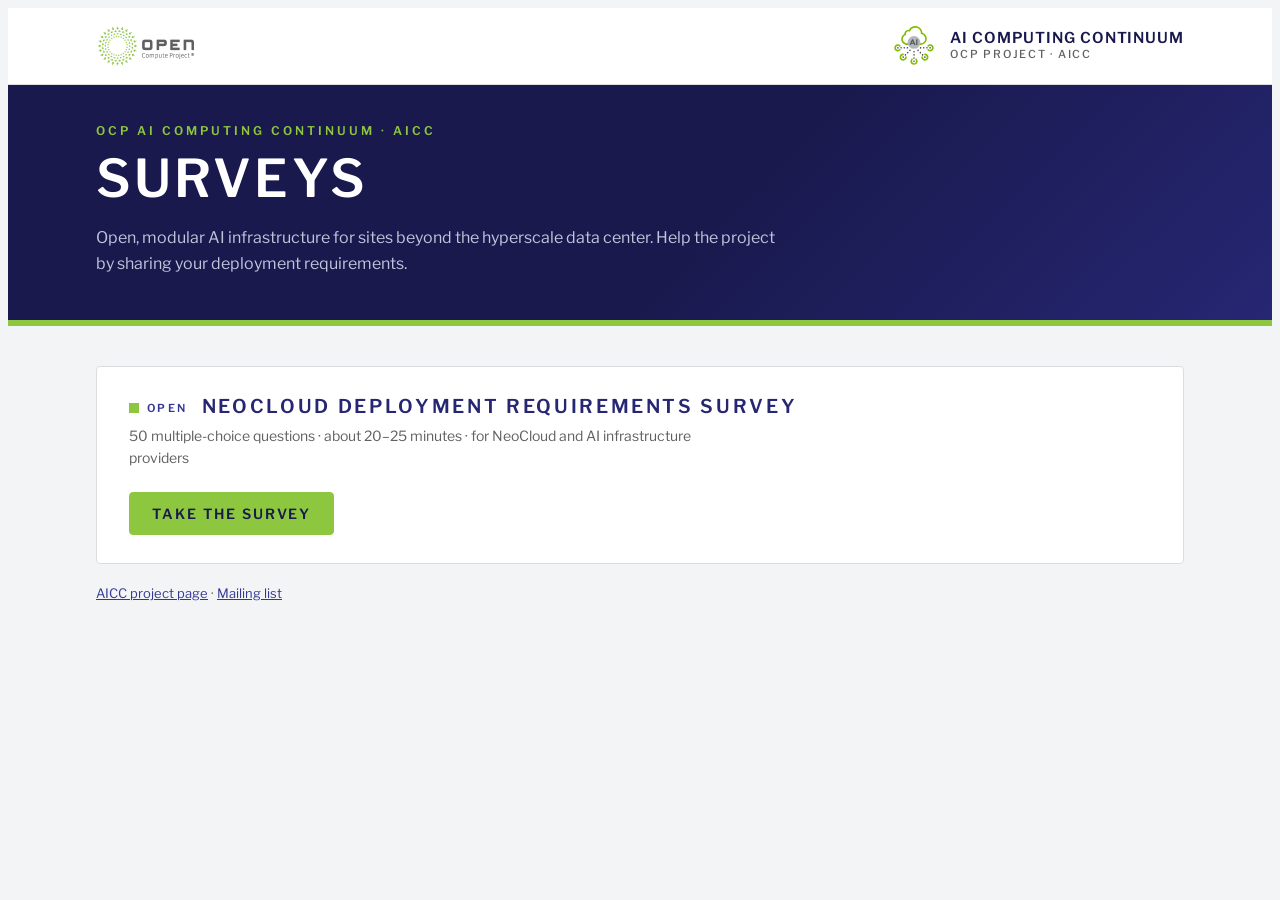
<file: index.html>
<!doctype html>
<html lang="en">
<head>
<meta charset="utf-8">
<meta name="viewport" content="width=device-width,initial-scale=1,viewport-fit=cover">
<title>OCP AI Computing Continuum · Surveys</title>
<link rel="icon" href="assets/aicc-icon.svg" type="image/svg+xml">
<link rel="stylesheet" href="https://fonts.googleapis.com/css2?family=Libre+Franklin:wght@400;500;600&display=swap">
<link rel="stylesheet" href="assets/form.css?v=202611180930">
</head>
<body>
<div class="logobar"><div class="wrap">
  <a class="logo" href="https://www.opencompute.org"><img src="assets/ocp-logo.png" alt="Open Compute Project" width="100" height="40"></a>
  <a class="projmark" href="https://www.opencompute.org/projects/aicc/"><img src="assets/aicc-icon.svg" alt="" width="52" height="52"><span><b>AI Computing Continuum</b><small>OCP Project · AICC</small></span></a>
</div></div>
<header class="band"><div class="wrap">
  <div class="eyebrow">OCP AI Computing Continuum · AICC</div>
  <h1>Surveys</h1>
  <p class="lede">Open, modular AI infrastructure for sites beyond the hyperscale data center. Help the project by sharing your deployment requirements.</p>
</div></header>
<main class="wrap" style="padding-block:40px 80px">
  <!-- data-closes = the survey's deadline in UTC (same as its config.js); leave empty while it has none -->
  <section class="step" data-closes="">
    <div class="stephead"><span class="stepno">OPEN</span><h2>NeoCloud Deployment Requirements Survey</h2></div>
    <p class="stepnote">50 multiple-choice questions · about 20–25 minutes · for NeoCloud and AI infrastructure providers<span class="when"></span></p>
    <a class="btn" href="forms/neocloud-requirements/" style="display:inline-block;text-decoration:none">Take the survey</a>
  </section>
  <p class="hint"><a href="https://www.opencompute.org/projects/aicc/" style="color:var(--accent)">AICC project page</a> · <a href="https://ocp-all.groups.io/g/ocp-aicc" style="color:var(--accent)">Mailing list</a></p>
</main>
<script>
/* A survey switches from OPEN to CLOSED on its own once its deadline passes. */
document.querySelectorAll("[data-closes]").forEach(function (s) {
  if (!s.dataset.closes || new Date() <= new Date(s.dataset.closes)) return;
  s.querySelector(".stepno").textContent = "CLOSED";
  var b = s.querySelector(".btn"); b.textContent = "View the survey"; b.classList.add("ghost");
});
</script>
</body>
</html>
</file>
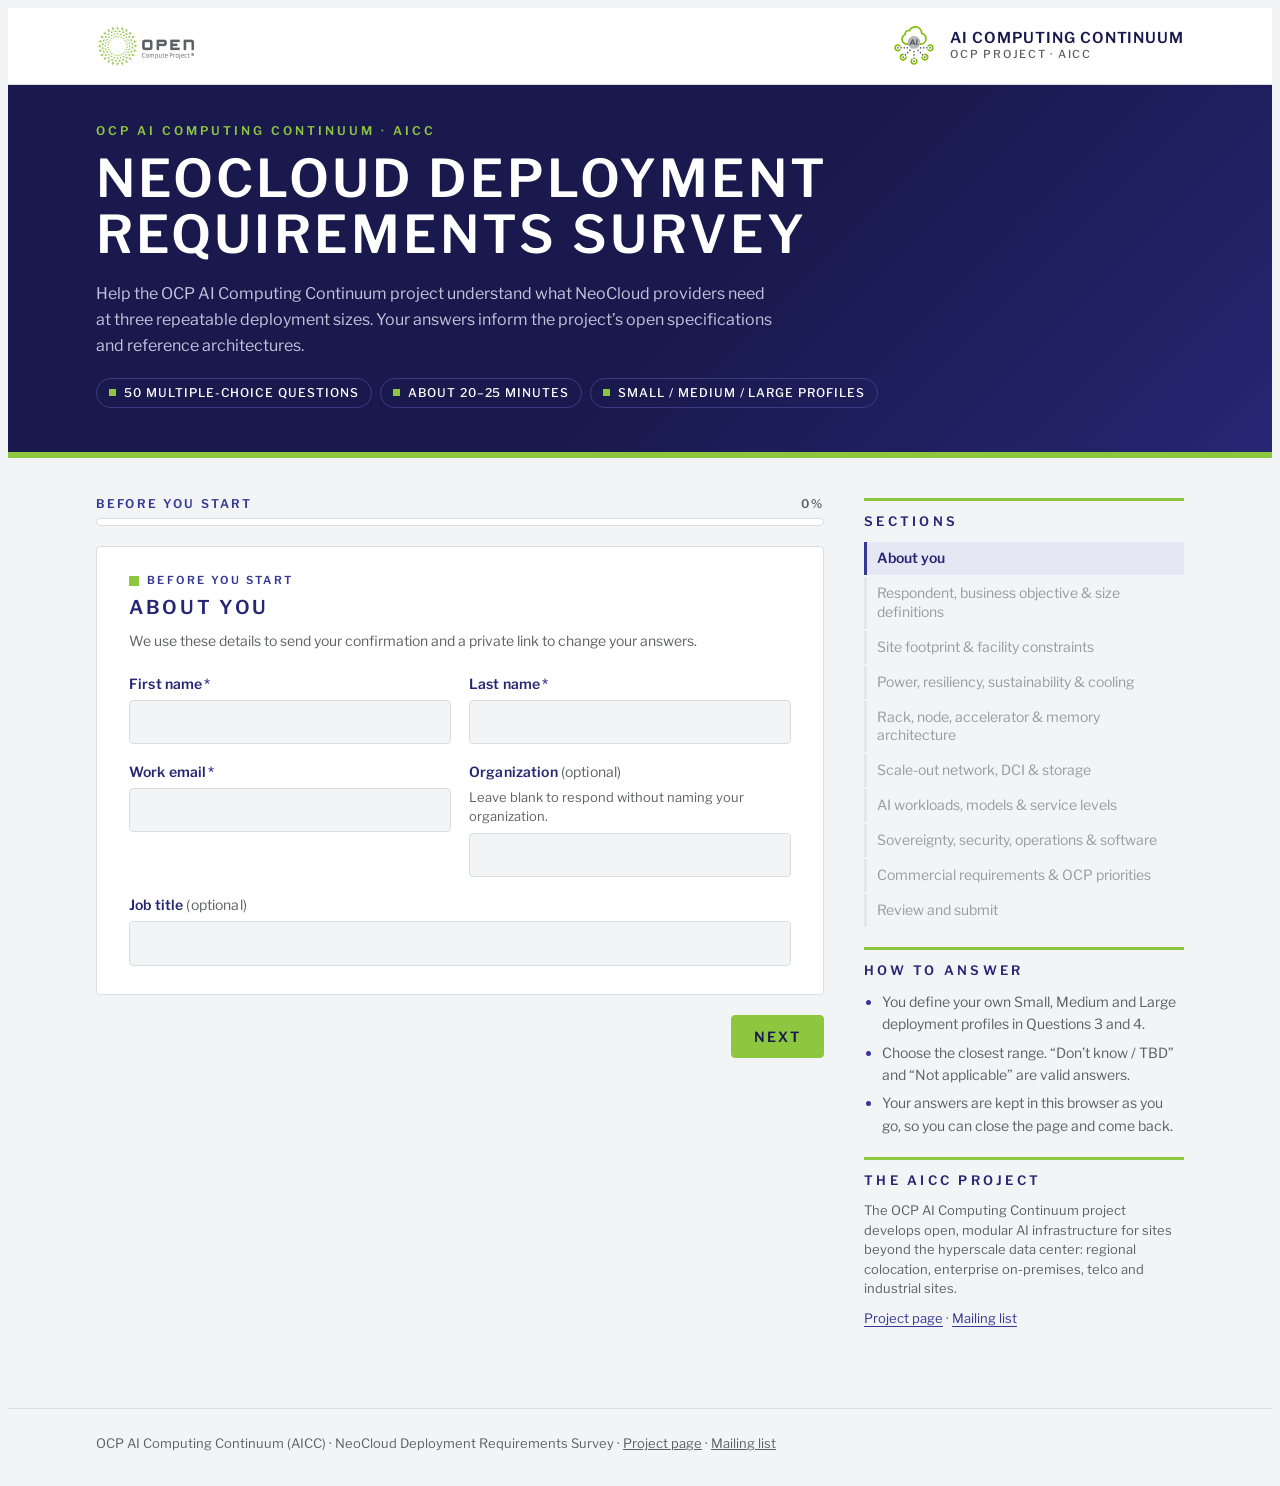
<file: forms/neocloud-requirements/index.html>
<!doctype html>
<html lang="en">
<head>
<meta charset="utf-8">
<meta name="viewport" content="width=device-width,initial-scale=1,viewport-fit=cover">
<title>NeoCloud Deployment Requirements Survey · OCP AI Computing Continuum</title>
<meta name="description" content="OCP AI Computing Continuum (AICC) survey of NeoCloud deployment requirements for Small, Medium and Large deployment profiles.">
<link rel="icon" href="../../assets/aicc-icon.svg" type="image/svg+xml">
<link rel="icon" href="../../assets/ocp-logo.png" type="image/png">
<link rel="preconnect" href="https://fonts.googleapis.com">
<link rel="preconnect" href="https://fonts.gstatic.com" crossorigin>
<link rel="stylesheet" href="https://fonts.googleapis.com/css2?family=Libre+Franklin:wght@400;500;600;700;800&family=Open+Sans:wght@400;600&display=swap">
<link rel="stylesheet" href="../../assets/form.css?v=202611180930">
</head>
<body>
<div class="logobar">
  <div class="wrap">
    <a href="https://www.opencompute.org" target="_blank" rel="noopener" class="logo"><img src="../../assets/ocp-logo.png" alt="Open Compute Project" width="100" height="40"></a>
    <a href="https://www.opencompute.org/projects/aicc/" target="_blank" rel="noopener" class="projmark" id="projLink">
      <img src="../../assets/aicc-icon.svg" alt="" width="52" height="52">
      <span><b>AI Computing Continuum</b><small>OCP Project · AICC</small></span>
    </a>
  </div>
</div>
<header class="band">
  <div class="wrap">
    <div class="eyebrow" id="eyebrow"></div>
    <h1 id="heading"></h1>
    <p class="lede" id="lede"></p>
    <ul class="facts" id="facts"></ul>
    <div class="deadline" id="deadline" hidden><b id="deadlineText"></b><span id="countdown"></span></div>
  </div>
</header>

<main class="wrap grid">
  <div id="col">
    <div class="preview editbar" id="editBar" role="status" hidden></div>
    <div class="preview editbar" id="draftBar" role="status" hidden>
      <span id="draftText"></span>
      <button type="button" class="linkbtn" id="draftClear">Start over</button>
    </div>
    <div class="preview" id="previewBar" hidden>
      <span>Preview mode: answers from this page are not sent anywhere.</span>
      <button type="button" class="linkbtn" id="sampleBtn">Fill with sample answers</button>
    </div>

    <div class="progress" id="progress" aria-live="polite">
      <div class="progress-top"><span id="progressLabel"></span><span id="progressPct"></span></div>
      <div class="bar" role="progressbar" aria-label="Survey progress" aria-valuemin="0" aria-valuemax="100" id="progressBar"><i id="progressFill"></i></div>
    </div>

    <form id="form" novalidate>
      <input class="hp" type="text" id="website" name="website" tabindex="-1" autocomplete="off" aria-hidden="true">
      <div id="pages"></div>
      <div class="actions pager">
        <button type="button" class="btn ghost" id="backBtn">Back</button>
        <button type="submit" class="btn" id="nextBtn">Next</button>
        <span class="formerr" id="formErr" role="alert"></span>
      </div>
    </form>

    <section class="step review" id="review" hidden>
      <div class="stephead"><span class="stepno">REVIEW</span><h2 tabindex="-1" id="reviewHead">Check your answers</h2></div>
      <p class="stepnote">Open a section to check it, or use <strong>Change</strong> to go back to it. Your answers are not sent until you select <strong>Submit my answers</strong>.</p>
      <div id="reviewList"></div>
      <div class="consent">
        <div class="check" id="consentRow" style="border:0;padding:0">
          <input type="checkbox" id="consent">
          <label for="consent" style="font-size:14px">I accept OCP’s <a href="#" id="privacyLink" target="_blank" rel="noopener">Privacy Policy</a> and consent to the transfer of my personal information to the United States, which may have less protection than my jurisdiction of residence.<span class="req" style="color:var(--accent)">*</span></label>
        </div>
      </div>
      <div class="actions" style="margin-top:24px">
        <button type="button" class="btn" id="confirmBtn">Submit my answers</button>
        <button type="button" class="btn ghost" id="editBtn">Back</button>
        <span class="formerr" id="sendErr" role="alert"></span>
      </div>
    </section>

    <section class="step" id="closedNote" hidden>
      <div class="stephead"><span class="stepno">CLOSED</span><h2>This survey has closed</h2></div>
      <p class="stepnote" id="closedText"></p>
      <a class="btn ghost" id="closedLink" href="https://www.opencompute.org/projects/aicc/" style="display:inline-block;text-decoration:none">About the AICC project</a>
    </section>

    <section class="step done" id="done" hidden>
      <div class="tick"><svg viewBox="0 0 24 24" aria-hidden="true"><path d="M5 12.5l4.5 4.5L19 7.5" fill="none" stroke="#19194D" stroke-width="2.6" stroke-linecap="round" stroke-linejoin="round"/></svg></div>
      <h2 style="font-size:28px" id="doneTitle" tabindex="-1">Thank you</h2>
      <p>Thanks, <span id="doneName"></span>. Your answers are saved. Your reference is <span class="ref" id="doneRef"></span>. <span id="doneLead">A confirmation with a private link to change your answers is on its way to</span> <strong id="doneEmail"></strong>.</p>
      <p class="demo-note" id="demoNote" hidden>Preview mode: nothing was sent. Once the page has a backend address, this step writes a row to the Survey Results Sheet.</p>
      <div class="actions"><a class="btn ghost" id="doneLink" href="https://www.opencompute.org/projects/aicc/" style="display:inline-block;text-decoration:none">About the AICC project</a></div>
    </section>
  </div>

  <aside class="rail">
    <div class="panel">
      <h3>Sections</h3>
      <ol class="toc" id="toc"></ol>
    </div>
    <div class="panel">
      <h3>How to answer</h3>
      <ul class="crit">
        <li>You define your own Small, Medium and Large deployment profiles in Questions 3 and 4.</li>
        <li>Choose the closest range. “Don’t know / TBD” and “Not applicable” are valid answers.</li>
        <li>Your answers are kept in this browser as you go, so you can close the page and come back.</li>
      </ul>
    </div>
    <div class="panel">
      <h3>The AICC project</h3>
      <p class="hint" style="margin:0 0 10px">The OCP AI Computing Continuum project develops open, modular AI infrastructure for sites beyond the hyperscale data center: regional colocation, enterprise on-premises, telco and industrial sites.</p>
      <p class="hint" style="margin:0"><a id="projPage" href="https://www.opencompute.org/projects/aicc/" target="_blank" rel="noopener">Project page</a> · <a id="listLink" href="https://ocp-all.groups.io/g/ocp-aicc" target="_blank" rel="noopener">Mailing list</a></p>
    </div>
  </aside>
</main>

<footer><div class="wrap" id="footer"></div></footer>
<script src="config.js?v=202611180930"></script>
<script src="survey.js?v=202611180930"></script>
<script src="../../assets/survey-engine.js?v=202611180930"></script>
</body>
</html>
</file>
<file: assets/form.css>
[hidden]{display:none!important}


/* Layout: deep-indigo summit band, form column + sticky rail; stacks on phones.
   Palette from OCP Brand Guidelines v3-1, p.24: primary green + gray + white, secondary indigo trio.
   Green is used for fills and marks (low contrast as text on white); indigo carries text accents. */
:root{
  --green:#8DC63F; --gray:#5F6062; --white:#FFFFFF;
  --indigo:#343895; --indigo-2:#262673; --indigo-3:#19194D;
  --paper:#F3F4F5; --surface:var(--white); --ink:#262673; --body:#4A4B4D; --muted:var(--gray); --line:#DADCDF;
  --accent:var(--indigo); --accent-soft:#E6E7F4; --accent-ink:var(--white);
  --mark:var(--green); --mark-ink:var(--indigo-3);
  --band:var(--indigo-3); --band-2:var(--indigo-2); --band-fg:var(--white); --band-muted:#C3C4DC; --band-line:#3A3C86;
  --ok:var(--green); --warn:#B98C2E; --err:#B42318;
  --f-display:"Franklin Gothic Medium","Franklin Gothic","ITC Franklin Gothic","Libre Franklin","Arial Narrow",Arial,sans-serif;
  --f-body:"Franklin Gothic Book","ITC Franklin Gothic","Libre Franklin","Open Sans",Arial,sans-serif;
  --f-mono:"Franklin Gothic Book","Libre Franklin","Open Sans",Arial,sans-serif;
  --r:4px;
}
@media (prefers-color-scheme:dark){:root:not([data-theme="light"]){
  --paper:#0F0F2E; --surface:#16163F; --ink:#FFFFFF; --body:#DADBE6; --muted:#A6A7BE; --line:#2C2D63;
  --accent:#9DA1EC; --accent-soft:#25275E; --accent-ink:#0F0F2E;
  --mark:var(--green); --mark-ink:var(--indigo-3);
  --band:#0A0A24; --band-2:var(--indigo-3); --band-fg:#FFFFFF; --band-muted:#A6A7BE; --band-line:#2C2D63;
  --warn:#F6B71C; --err:#F2847A; color-scheme:dark}}
:root[data-theme="dark"]{
  --paper:#0F0F2E; --surface:#16163F; --ink:#FFFFFF; --body:#DADBE6; --muted:#A6A7BE; --line:#2C2D63;
  --accent:#9DA1EC; --accent-soft:#25275E; --accent-ink:#0F0F2E;
  --mark:var(--green); --mark-ink:var(--indigo-3);
  --band:#0A0A24; --band-2:var(--indigo-3); --band-fg:#FFFFFF; --band-muted:#A6A7BE; --band-line:#2C2D63;
  --warn:#F6B71C; --err:#F2847A; color-scheme:dark}

*{box-sizing:border-box}
body{background:var(--paper);color:var(--body);font:15px/1.6 var(--f-body)}
h1,h2,h3,.lbl{color:var(--ink)}
.wrap{max-width:1120px;margin:0 auto;padding-left:max(16px,env(safe-area-inset-left,0px));padding-right:max(16px,env(safe-area-inset-right,0px))}

/* summit band */
.band{background:linear-gradient(135deg,var(--band) 0%,var(--band) 55%,var(--band-2) 100%);color:var(--band-fg);border-bottom:6px solid var(--green)}
.band h1{color:var(--band-fg)}
.band .wrap{padding-block:40px 44px}
.logobar{background:#FFFFFF;border-bottom:1px solid #DADCDF}
.logobar .wrap{display:flex;align-items:center;justify-content:space-between;gap:16px;flex-wrap:wrap;padding-block:12px}
.logo{display:block;line-height:0}.logo img{height:40px;width:auto}
.logo.iv img{height:48px}
.band .event{margin-top:10px}
.event{font:500 12px/1.4 var(--f-mono);color:var(--band-muted);letter-spacing:.18em;text-transform:uppercase}
.eyebrow{font:600 12px/1 var(--f-display);letter-spacing:.25em;text-transform:uppercase;color:var(--accent)}
.band .eyebrow{color:var(--green)}
h1{font:600 clamp(30px,5.2vw,52px)/1.08 var(--f-display);letter-spacing:.06em;text-transform:uppercase;margin:14px 0 18px;text-wrap:balance}
.lede{max-width:62ch;color:var(--band-muted);margin:0;font-size:16px}
.deadline{display:inline-flex;gap:12px;align-items:baseline;flex-wrap:wrap;margin-top:24px;padding:10px 14px;border:1px solid var(--band-line);border-left:4px solid var(--green);border-radius:var(--r);font:500 13px/1.4 var(--f-mono);letter-spacing:.04em}
.deadline b{color:var(--band-fg);font-weight:500}
.deadline span{color:var(--green);font-variant-numeric:tabular-nums}

/* main grid */
.grid{display:grid;grid-template-columns:minmax(0,1fr) 320px;gap:40px;padding-block:40px 80px;align-items:start}
@media (max-width:900px){.grid{grid-template-columns:minmax(0,1fr);gap:28px}.rail{order:-1}}

.preview{display:flex;gap:12px;align-items:center;justify-content:space-between;flex-wrap:wrap;padding:10px 14px;margin-bottom:24px;border:1px dashed var(--line);border-radius:var(--r);font-size:13px;color:var(--muted)}
.linkbtn{background:none;border:0;padding:0;color:var(--accent);font:600 13px var(--f-body);cursor:pointer;text-decoration:underline;text-underline-offset:3px}

section.step{background:var(--surface);border:1px solid var(--line);border-radius:var(--r);padding:28px clamp(18px,3vw,32px);margin-bottom:20px}
.stephead{display:flex;align-items:baseline;gap:14px;margin-bottom:6px}
.stepno{display:inline-flex;align-items:center;gap:8px;font:600 11px/1 var(--f-display);color:var(--accent);letter-spacing:.22em}
.stepno::before{content:"";width:10px;height:10px;background:var(--mark)}
h2{font:600 19px/1.25 var(--f-display);letter-spacing:.14em;text-transform:uppercase;margin:0;text-wrap:balance}
.stepnote{color:var(--muted);margin:0 0 22px;font-size:14px;max-width:62ch}

.fields{display:grid;gap:18px}
.two{display:grid;grid-template-columns:1fr 1fr;gap:18px}
@media (max-width:560px){.two{grid-template-columns:1fr}}
label.f{display:grid;gap:6px;min-width:0}
.lbl{font:600 14px/1.4 var(--f-display);letter-spacing:.01em}
.lbl .req{color:var(--accent);margin-left:2px}
.hint{color:var(--muted);font-size:13px;line-height:1.5}
input[type=text],input[type=email],textarea{width:100%;font:15px/1.5 var(--f-body);color:var(--ink);background:var(--paper);border:1px solid var(--line);border-radius:var(--r);padding:10px 12px;transition:border-color .15s,box-shadow .15s}
textarea{resize:vertical;min-height:120px}
input:focus,textarea:focus{outline:none;border-color:var(--accent);box-shadow:0 0 0 3px var(--accent-soft)}
.invalid input,.invalid textarea,.invalid .chips{border-color:var(--err)}
.err{color:var(--err);font-size:13px;display:none}
.invalid .err{display:block}
.counter{justify-self:end;font:400 12px var(--f-mono);color:var(--muted);font-variant-numeric:tabular-nums}
.counter.near{color:var(--warn)} .counter.over{color:var(--err)}

/* category chips */
.chips{display:flex;flex-wrap:wrap;gap:8px;border:1px solid transparent;border-radius:var(--r);padding:2px}
.chip input{position:absolute;opacity:0;pointer-events:none}
.chip span{display:inline-block;padding:7px 12px;border:1px solid var(--line);border-radius:999px;font-size:14px;cursor:pointer;background:var(--paper);transition:background .15s,border-color .15s}
.chip:hover span{border-color:var(--accent)}
.chip input:checked+span{background:var(--accent);border-color:var(--accent);color:var(--accent-ink);box-shadow:inset 0 -3px 0 var(--mark)}
.chip input:focus-visible+span{box-shadow:0 0 0 3px var(--accent-soft)}

/* presenters */
.presenter{border:1px solid var(--line);border-radius:var(--r);padding:16px;display:grid;gap:12px;background:var(--paper)}
.presenter .ph{display:flex;justify-content:space-between;align-items:center;font:500 12px var(--f-mono);color:var(--muted);letter-spacing:.06em;text-transform:uppercase}
.presenter input{background:var(--surface)}
.presenters{display:grid;gap:12px}

/* checks */
.check{display:grid;grid-template-columns:20px 1fr;gap:12px;align-items:start;padding:12px 0;border-top:1px solid var(--line)}
.check:first-child{border-top:0}
.check input{width:18px;height:18px;margin:3px 0 0;accent-color:var(--accent)}
.check.invalid{color:var(--err)}
.consent{margin-top:12px;padding:14px;background:var(--accent-soft);border-left:4px solid var(--accent);border-radius:var(--r);color:var(--ink)}
.consent a{color:var(--accent)}

/* buttons */
.actions{display:flex;gap:12px;flex-wrap:wrap;align-items:center;margin-top:8px}
.btn{font:600 14px var(--f-display);letter-spacing:.14em;text-transform:uppercase;padding:12px 22px;border-radius:var(--r);border:1px solid var(--mark);background:var(--mark);color:var(--mark-ink);cursor:pointer}
.btn:hover{filter:brightness(1.07)}
.btn.ghost{background:transparent;color:var(--accent);border-color:var(--accent)}
.btn:focus-visible,.linkbtn:focus-visible{outline:2px solid var(--accent);outline-offset:3px}
.btn[disabled]{opacity:.6;cursor:wait}
.formerr{color:var(--err);font-size:14px}

/* rail */
.rail{position:sticky;top:calc(env(safe-area-inset-top,0px) + 20px);display:grid;gap:20px}
@media (max-width:900px){.rail{position:static}}
.panel{border-top:3px solid var(--mark);padding-top:14px}
.panel h3{font:600 13px/1 var(--f-display);letter-spacing:.25em;text-transform:uppercase;margin:0 0 14px}
.tl{list-style:none;margin:0;padding:0;display:grid}
.tl li{display:grid;grid-template-columns:104px 1fr;gap:12px;padding:9px 0;border-bottom:1px solid var(--line);font-size:14px}
.tl time{font:500 12px/1.6 var(--f-mono);color:var(--muted);font-variant-numeric:tabular-nums}
.tl li.key time{color:var(--accent);font-weight:600} .tl li.key div{font-weight:600}
.tl .tbd time{font-style:italic}
.crit{margin:0;padding-left:18px;font-size:14px;display:grid;gap:6px;color:var(--muted)}
.crit li::marker{color:var(--accent)}
.score{display:grid;grid-template-columns:1fr 1fr;gap:8px}
.score div{border:1px solid var(--line);border-top:3px solid var(--accent);border-radius:var(--r);padding:10px;font-size:13px;line-height:1.35;background:var(--surface);color:var(--ink)}
.score div:nth-child(2){border-top-color:var(--indigo-2)}.score div:nth-child(3){border-top-color:var(--mark)}.score div:nth-child(4){border-top-color:var(--gray)}

/* review + done */
.review dl{display:grid;grid-template-columns:180px minmax(0,1fr);gap:0;margin:0}
.review dt,.review dd{padding:12px 0;border-top:1px solid var(--line);margin:0}
.review dt{font:600 11px/1.6 var(--f-display);color:var(--accent);text-transform:uppercase;letter-spacing:.18em;padding-right:16px}
.review dd{white-space:pre-wrap;overflow-wrap:anywhere}
@media (max-width:560px){.review dl{grid-template-columns:1fr}.review dd{border-top:0;padding-top:0}}
.done{text-align:left}
.done .tick{width:48px;height:48px;border-radius:50%;background:var(--mark);display:grid;place-items:center;margin-bottom:16px}
.done .tick svg{width:24px;height:24px}
.ref{font:500 14px var(--f-mono);background:var(--paper);border:1px solid var(--line);padding:4px 8px;border-radius:4px}
.demo-note{margin-top:16px;font-size:13px;color:var(--warn)}
.hp{position:absolute;left:-9999px;width:1px;height:1px;overflow:hidden}
footer{border-top:1px solid var(--line);color:var(--muted);font-size:13px}
footer .wrap{padding-block:24px}
@media (prefers-reduced-motion:reduce){*{transition:none!important}}
.preview.editbar{display:block;border-style:solid;border-left:4px solid var(--mark);background:var(--surface);color:var(--ink)}

/* ===== Survey additions (AICC) ===== */
.projmark{display:flex;align-items:center;gap:10px;text-decoration:none;color:#3F4042}
.projmark img{width:52px;height:52px}
.projmark b{display:block;font:600 15px/1.15 var(--f-display);letter-spacing:.06em;text-transform:uppercase;color:#19194D}
.projmark small{display:block;font:500 11px/1.4 var(--f-mono);letter-spacing:.16em;text-transform:uppercase;color:#5F6062}
.facts{list-style:none;display:flex;flex-wrap:wrap;gap:8px;margin:20px 0 0;padding:0}
.facts li{font:500 12px/1 var(--f-mono);letter-spacing:.08em;text-transform:uppercase;color:var(--band-fg);border:1px solid var(--band-line);border-radius:999px;padding:8px 12px}
.facts li::before{content:"";display:inline-block;width:7px;height:7px;background:var(--green);margin-right:8px;vertical-align:1px}
.band .eyebrow{color:var(--green)}

/* progress */
.progress{margin-bottom:20px}
.progress-top{display:flex;justify-content:space-between;font:600 12px/1 var(--f-display);letter-spacing:.18em;text-transform:uppercase;color:var(--accent);margin-bottom:8px}
.progress-top span:last-child{color:var(--muted);font-variant-numeric:tabular-nums}
.bar{height:8px;background:var(--surface);border:1px solid var(--line);border-radius:999px;overflow:hidden}
.bar i{display:block;height:100%;width:0;background:var(--green);transition:width .3s}

/* questions */
.qs{display:grid;gap:30px}
fieldset.q{border:0;margin:0;padding:0 0 26px;border-bottom:1px solid var(--line);min-width:0}
fieldset.q:last-child{border-bottom:0;padding-bottom:0}
.qhead{display:flex;gap:12px;align-items:baseline;padding:0;margin-bottom:6px}
.qno{flex:none;font:600 12px/1 var(--f-display);letter-spacing:.12em;color:var(--mark-ink);background:var(--mark);padding:5px 7px;border-radius:3px}
.qtitle{font:600 17px/1.3 var(--f-display);color:var(--ink)}
.qtitle .req{color:var(--accent);margin-left:3px}
.qtext{margin:0 0 6px;color:var(--body)}
fieldset.q .hint{margin:0 0 8px}
.hint.logic{font-style:italic}
.lbl .optional{color:var(--muted);font-weight:400}
.opts{display:grid;gap:4px;margin-top:10px}
.opts.cols{grid-template-columns:repeat(auto-fill,minmax(250px,1fr));column-gap:16px}
.opt{display:grid;grid-template-columns:20px 1fr;gap:10px;align-items:start;padding:7px 10px;border:1px solid transparent;border-radius:var(--r);cursor:pointer}
.opt:hover{background:var(--paper);border-color:var(--line)}
.opt input,.cell input{width:18px;height:18px;margin:2px 0 0;accent-color:var(--accent);cursor:pointer}
.opt:has(input:checked){background:var(--accent-soft);border-color:var(--accent)}
.f.other,.f.comment{margin-top:12px}
fieldset.q.invalid .opts,fieldset.q.invalid .mxwrap,fieldset.q.invalid .rank{outline:1px solid var(--err);outline-offset:4px;border-radius:var(--r)}
fieldset.q > .err{display:block;margin-top:10px;font-weight:600}
fieldset.q > .err:empty{display:none}
select{width:100%;font:15px/1.5 var(--f-body);color:var(--ink);background:var(--paper);border:1px solid var(--line);border-radius:var(--r);padding:9px 10px}
select:focus{outline:none;border-color:var(--accent);box-shadow:0 0 0 3px var(--accent-soft)}

/* S/M/L matrices */
.mxwrap{margin-top:10px;overflow-x:auto;border:1px solid var(--line);border-radius:var(--r)}
table.mx{width:100%;border-collapse:collapse;font-size:14px}
.mx thead th{position:sticky;top:0;background:var(--band);color:#FFFFFF;font:600 11px/1 var(--f-display);letter-spacing:.16em;text-transform:uppercase;padding:10px 6px;text-align:center;width:78px}
.mx thead th.ans{text-align:left;width:auto}
.mx tbody th{font-weight:400;text-align:left;padding:8px 12px;color:var(--ink)}
.mx tbody tr{border-top:1px solid var(--line)}
.mx tbody tr:nth-child(even){background:var(--paper)}
.mx tbody tr:hover{background:var(--accent-soft)}
.mx td{text-align:center;padding:0}
.cell{display:flex;align-items:center;justify-content:center;min-height:40px;cursor:pointer}
.cell:has(input:checked){background:color-mix(in srgb,var(--green) 22%,transparent)}
.mx td[hidden],.mx th[hidden]{display:none}
@media (max-width:560px){.mx thead th{width:56px;letter-spacing:.06em;font-size:10px}.mx tbody th{padding:8px}}
.sr{position:absolute;width:1px;height:1px;overflow:hidden;clip:rect(0 0 0 0)}

/* ranking */
.rank{list-style:none;margin:10px 0 0;padding:0;display:grid;gap:8px;max-width:520px}
.rank li{display:grid;grid-template-columns:34px 1fr;gap:10px;align-items:center}
.rk{display:grid;place-items:center;width:34px;height:34px;border-radius:50%;background:var(--accent);color:var(--accent-ink);font:600 14px var(--f-display)}

/* pager, contents rail */
.pager{justify-content:flex-start}
.pager #nextBtn{margin-left:auto}
.pager .formerr{flex-basis:100%;text-align:right}
.toc{list-style:none;margin:0;padding:0;display:grid;gap:2px;counter-reset:t}
.tocbtn{width:100%;text-align:left;background:none;border:0;border-left:3px solid var(--line);padding:7px 10px;font:14px/1.35 var(--f-body);color:var(--muted);cursor:pointer}
.tocbtn.seen{color:var(--ink);border-left-color:var(--green)}
.tocbtn.on{color:var(--ink);font-weight:600;border-left-color:var(--accent);background:var(--accent-soft)}
.tocbtn[disabled]{cursor:default;opacity:.6}
.tocbtn:focus-visible{outline:2px solid var(--accent);outline-offset:2px}
.page h2:focus,.review h2:focus,.done h2:focus{outline:none}
@media (max-width:900px){.grid .rail{order:2}}

/* review */
details.rv{border:1px solid var(--line);border-radius:var(--r);margin-bottom:10px;background:var(--surface)}
details.rv summary{display:flex;justify-content:space-between;align-items:center;gap:12px;padding:12px 14px;cursor:pointer;font:600 14px/1.3 var(--f-display);letter-spacing:.06em;text-transform:uppercase;color:var(--ink)}
details.rv[open] summary{border-bottom:1px solid var(--line)}
details.rv dl{display:grid;grid-template-columns:220px minmax(0,1fr);margin:0;padding:0 14px 8px}
details.rv dt,details.rv dd{padding:10px 0;border-top:1px solid var(--line);margin:0}
details.rv dt:first-child,details.rv dt:first-child+dd{border-top:0}
details.rv dt{font:600 12px/1.5 var(--f-display);color:var(--accent);padding-right:14px}
details.rv dd{white-space:pre-wrap;overflow-wrap:anywhere;font-size:14px}
@media (max-width:560px){details.rv dl{grid-template-columns:1fr}details.rv dd{border-top:0;padding-top:0}}
.review .consent{margin-top:18px}
footer a{color:inherit}
.page .stephead,.review .stephead{flex-direction:column;align-items:flex-start;gap:10px;margin-bottom:10px}
.page .two{align-items:start}
.rail a,.stepnote a{color:var(--accent);text-underline-offset:3px}
</file>
